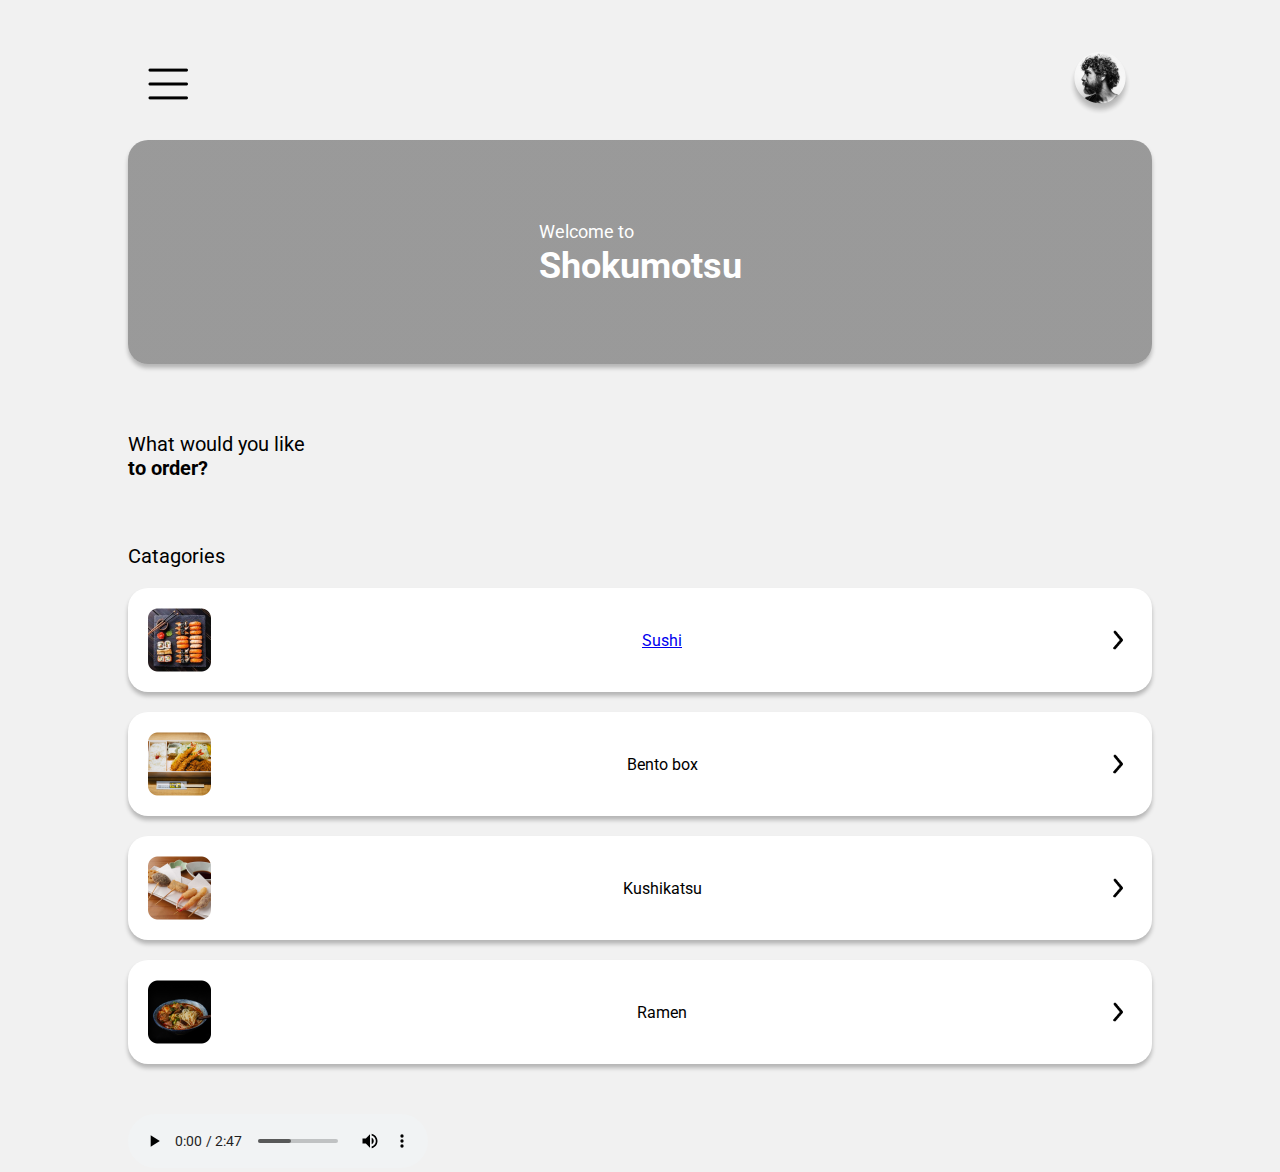
<file: index.html>
<!DOCTYPE html>
<html lang="en">
<head>
    <meta charset="UTF-8">
    <meta http-equiv="X-UA-Compatible" content="IE=edge">
    <meta name="viewport" content="width=device-width, initial-scale=1.0">
    <title>Shokumotsu</title>
    <link rel="stylesheet" href="/style.css"> 
</head>
<body>

<!--Navigation bar-->

<header>
    <div class="navbarcontainer">
        <a href="#"><img class="menubutton" src="/Image/Menu button.png" alt=""></a>
        <a href="#"><img class="avatar" src="/Image/Profile Picture.png" alt=""></a>
    </div>
</header>
    <div class="hero">
        <div class="herotext">
            <p>Welcome to</p>
            <h1>Shokumotsu</h1>
        </div>
    </div>

    <div class="subtitle">
        <p>What would you like <br> <strong>to order?</strong></p>
        <br>
        <p>Catagories</p>
    </div>

<!--Catagories-->

    <div class="catagoriescontainer">

        <a href="/Sushi_items.html"><div class="catagoriesitems">
            <div class="item"><img src="/Image/Sushi.png" alt=""></div>
            <div><p>Sushi</p></div>
            <div class="arrow"><img src="/Image/Arrow.png" alt=""></div>
        </div></a>

        <div class="catagoriesitems">
            <div class="item"><img src="/Image/Bento Box.png" alt=""></div>
            <div><p>Bento box</p></div>
            <div class="arrow"><img src="/Image/Arrow.png" alt=""></div>
        </div>

        <div class="catagoriesitems">
            <div class="item"><img src="/Image/Kushikatsu.png" alt=""></div>
            <div><p>Kushikatsu</p></div>
            <div class="arrow"><img src="/Image/Arrow.png" alt=""></div>
        </div>

        <div class="catagoriesitems">
            <div class="item"><img src="/Image/Ramen.png" alt=""></div>
            <div><p>Ramen</p></div>
            <div class="arrow"><img src="/Image/Arrow.png" alt=""></div>
        </div>

    </div>

<!--Footer with audio-->

    <footer>
        <audio class="audio" src="/Audio/Takeda no Komoriuta.mp3" controls autoplay loop></audio>
    </footer>
    
</body>
</html>
</file>
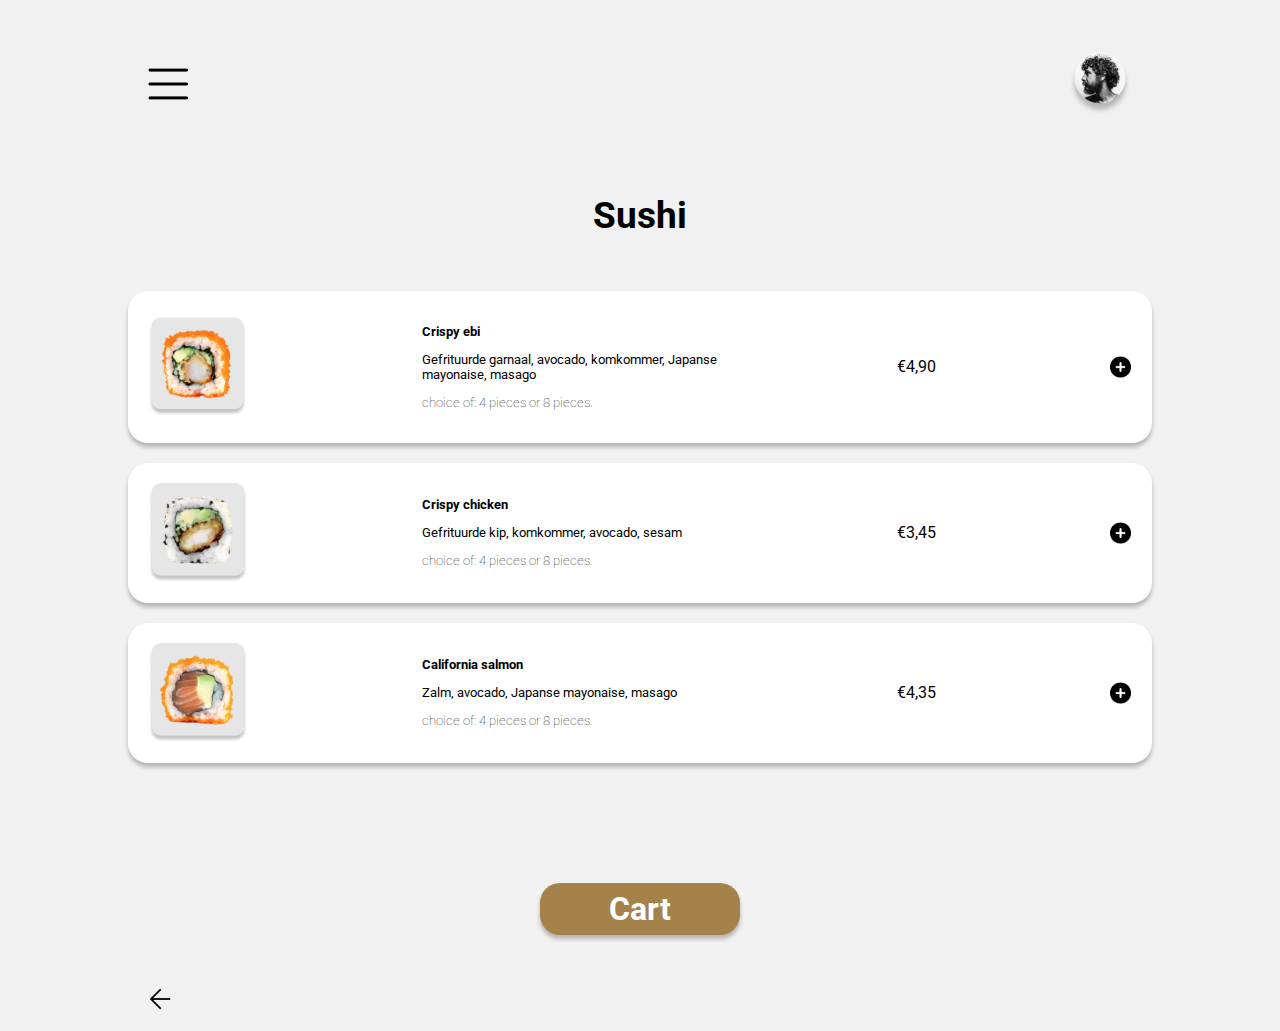
<file: Sushi_items.html>
<!DOCTYPE html>
<html lang="en">
<head>
    <meta charset="UTF-8">
    <meta http-equiv="X-UA-Compatible" content="IE=edge">
    <meta name="viewport" content="width=device-width, initial-scale=1.0">
    <title>Sushi items</title>
    <link rel="stylesheet" href="/style.css">
</head>
<body>

<!--Navigation bar-->

    <header>
        <div class="navbarcontainer">
            <a href="#"><img class="menubutton" src="/Image/Menu button.png" alt=""></a>
            <a href="#"><img class="avatar" src="/Image/Profile Picture.png" alt=""></a>
        </div>
    </header>

    <div class="SushiTitle">
        <h3>Sushi</h3>
    </div>

<!--Items you can buy -->

    <div class="catagoriescontainer">

        <div class="catagoriesitems">
            <div class="sushiitems"><img src="/Image/Crispy ebi.png" alt=""></div>
        <div class="recipe">
            <p>Crispy ebi</p>
            <p>Gefrituurde garnaal, avocado, komkommer, Japanse mayonaise, masago</p>
            <p>choice of: 4 pieces or 8 pieces.</p>
        </div>
        <div class="euro">
            <p>€4,90</p>
        </div>
            <div class="add"><img src="/Image/Add.png" alt=""></div>
        </div>

        <div class="catagoriesitems">
            <div class="sushiitems"><img src="/Image/Crispy chicken.png" alt=""></div>
        <div class="recipe">
            <p>Crispy chicken</p>
            <p>Gefrituurde kip, komkommer, avocado, sesam</p>
            <p>choice of: 4 pieces or 8 pieces.</p>
        </div>
        <div class="euro">
            <p>€3,45</p>
        </div>
            <div class="add"><img src="/Image/Add.png" alt=""></div>
        </div>

        <div class="catagoriesitems">
            <div class="sushiitems"><img src="/Image/California salmon.png" alt=""></div>
        <div class="recipe">
            <p>California salmon</p>
            <p>Zalm, avocado, Japanse mayonaise, masago</p>
            <p>choice of: 4 pieces or 8 pieces.</p>
        </div>
        <div class="euro">
            <p>€4,35</p>
        </div>
            <div class="add"><img src="/Image/Add.png" alt=""></div>
        </div>

<!--Cart button-->
        <div class="cartcontainer">
            <div class="cart">
                <h1>Cart</h1>
            </div>
        </div>

    </div>

<!--Footer-->

    <footer>
        <a href="/index.html"><div class="returnarrow">
            <img src="/Image/Return Arrow.png" alt="">
        </div></a>
    </footer>
    
</body>
</html>
</file>
<file: style.css>
@import url('https://fonts.googleapis.com/css2?family=Roboto:wght@100;400;700&display=swap');

body {
    background-color: #F1F1F1;
    width: 80%;
    margin: auto;
    padding-top: 2rem;
    font-family: -apple-system, BlinkMacSystemFont, 'Segoe UI', Roboto, Oxygen, Ubuntu, Cantarell, 'Open Sans', 'Helvetica Neue', sans-serif;
    animation: pagetransition 1s;
}

@keyframes pagetransition {
    from {
        opacity: 0;
        transform: translateY(-20px);
    }
    to {
        opacity: 1;
        transform: translateY(0);
    }
}

.audio {
    padding-top: 50px;
}

/*index */
.navbarcontainer {
    display: flex;
    flex-direction: row;
    justify-content: space-between;
    align-items: center;
    padding: 20px;
    
}

.menubutton {
    height: 2rem;
    transition: 250ms;
}

.menubutton:hover {
    transform:scale(1.2);
}

.avatar {
    height: 4rem;
    transition: 250ms;
}

.avatar:hover {
    transform:scale(1.2);
}

.hero {
    position: relative;
    height: 224px;
    background: linear-gradient(0deg, rgba(67, 67, 67, 0.5), rgba(67, 67, 67, 0.5)), url(https://media.architecturaldigest.com/photos/572a34ffe50e09d42bdfb5e0/master/pass/japanese-restaurants-la-01.jpg);
    box-shadow: 0px 4px 4px rgba(0, 0, 0, 0.25);
    border-radius: 20px;
    background-size: cover;
}

.herotext {
    position: absolute;
    color: white;
    top: 50%;
    left: 50%;
    transform: translate(-50%, -50%);
    line-height: 10px;
}

.herotext h1 {
    font-size: 36px;
}

.herotext p {
    font-size: 18px;
}

.subtitle { 
    padding-top: 3rem;
    font-size: 20px;
}

.catagoriescontainer {
    display: flex;
    flex-direction: column;
    gap: 20px;
}

.catagoriesitems {
    background-color: white;
    border-radius: 20px;
    display: flex;
    flex-direction: row;
    justify-content: space-between;
    padding: 10px;
    box-shadow: 0px 4px 4px rgba(0, 0, 0, 0.25);
    align-items: center;
    transition: 250ms;
}

.catagoriesitems:hover {
    transform:scale(1.03);
}

.item {
    display: flex;
    height: 64px;
    width: 64px;
    padding: 10px;
}

.arrow {
    display: flex;
    height: 20px;
    width: 20px;
    padding: 10px;
}

/* Sushi items page */

.SushiTitle {
    display: flex;
    flex-direction: column;
    align-items: center;
    padding: 1rem;
    font-size: 2rem;
}

.sushiitems {
    display: flex;
    height: 100px;
    width: 100px;
    padding: 10px;
}

.recipe {
    padding: 10px;
    width: 300px;
}

.recipe p {
    font-size: 13px;
}

.recipe p:first-of-type {
    font-weight: bold;
}

.recipe p:nth-of-type(3n) {
    font-weight: 100;
}

.euro {
    padding: 10px;
}

.add {
    display: flex;
    height: 22px;
    width: 22px;
    padding: 10px;
}

.cartcontainer {
    display: flex;
    flex-direction: row;
    justify-content: center;
    padding-top: 100px;
}

.cart {
    color: white;
    background-color: #A6824B;
    border-radius: 20px;
    display: flex;
    flex-direction: row;
    justify-content: center;
    align-items: center;
    height: 52px;
    width: 200px;
    box-shadow: 0px 4px 4px rgba(0, 0, 0, 0.25);
    transition: 250ms;
}

.cart:hover {
    transform:scale(1.1);
}

.returnarrow {
    display: flex;
    padding-top: 2rem;
    height: 64px;
    width: 64px;
    transition: 250ms;
}

.returnarrow:hover {
    transform: scale(1.3);
}
</file>
